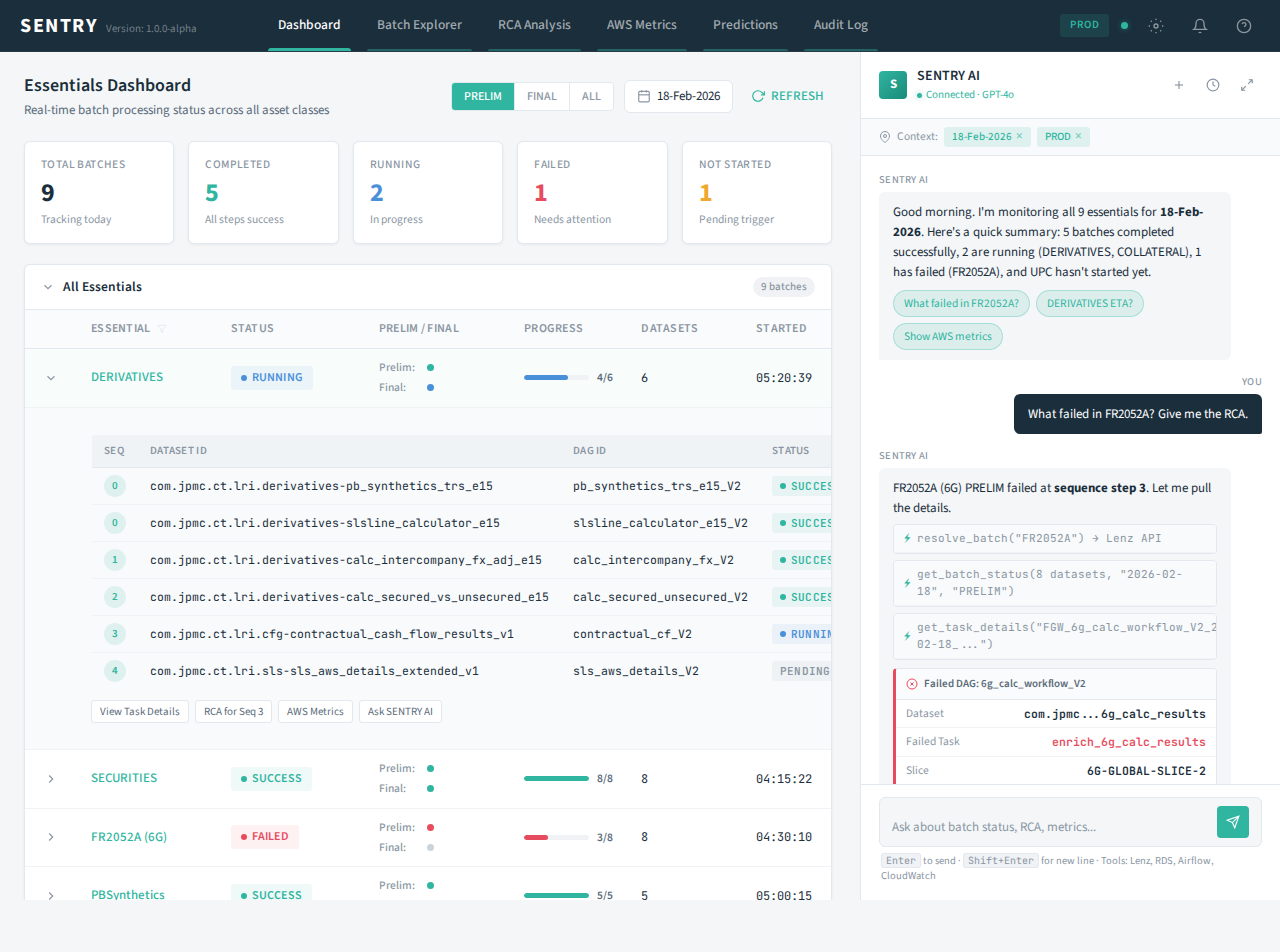
<file: docs/ui-reference.html>
<!DOCTYPE html>
<html lang="en">
<head>
<meta charset="UTF-8">
<meta name="viewport" content="width=device-width, initial-scale=1.0">
<title>SENTRY - SRE Intelligent Monitoring Platform</title>
<link href="https://fonts.googleapis.com/css2?family=Source+Sans+3:wght@300;400;500;600;700&family=JetBrains+Mono:wght@400;500&display=swap" rel="stylesheet">
<style>
  :root {
    --header-bg: #1a2e3b;
    --header-text: #ffffff;
    --accent-teal: #2fb5a0;
    --accent-teal-hover: #28a08d;
    --accent-teal-dim: rgba(47, 181, 160, 0.12);
    --accent-teal-border: rgba(47, 181, 160, 0.3);
    --body-bg: #f4f6f8;
    --card-bg: #ffffff;
    --text-primary: #1a2e3b;
    --text-secondary: #5a6b7a;
    --text-muted: #8a96a3;
    --border-color: #e2e8ee;
    --border-light: #f0f2f5;
    --success: #2fb5a0;
    --success-bg: rgba(47, 181, 160, 0.08);
    --error: #e74c5e;
    --error-bg: rgba(231, 76, 94, 0.08);
    --warning: #f0a830;
    --warning-bg: rgba(240, 168, 48, 0.08);
    --running: #4a90d9;
    --running-bg: rgba(74, 144, 217, 0.08);
    --cancelled: #8a96a3;
    --shadow-sm: 0 1px 3px rgba(26, 46, 59, 0.06);
    --shadow-md: 0 2px 8px rgba(26, 46, 59, 0.08);
    --shadow-lg: 0 4px 16px rgba(26, 46, 59, 0.1);
    --radius-sm: 4px;
    --radius-md: 6px;
    --radius-lg: 8px;
  }

  * { margin: 0; padding: 0; box-sizing: border-box; }

  body {
    font-family: 'Source Sans 3', -apple-system, BlinkMacSystemFont, sans-serif;
    background: var(--body-bg);
    color: var(--text-primary);
    font-size: 14px;
    line-height: 1.5;
    overflow: hidden;
    height: 100vh;
  }

  /* ===== HEADER ===== */
  .header {
    background: var(--header-bg);
    height: 52px;
    display: flex;
    align-items: center;
    padding: 0 20px;
    position: fixed;
    top: 0;
    left: 0;
    right: 0;
    z-index: 100;
    border-bottom: 1px solid rgba(255,255,255,0.06);
  }

  .header-brand {
    display: flex;
    align-items: baseline;
    gap: 8px;
    min-width: 200px;
  }

  .header-brand h1 {
    font-size: 20px;
    font-weight: 700;
    color: var(--header-text);
    letter-spacing: 1.5px;
  }

  .header-brand .version {
    font-size: 11px;
    color: rgba(255,255,255,0.4);
    font-weight: 400;
  }

  .header-nav {
    display: flex;
    align-items: center;
    gap: 0;
    margin-left: 40px;
    height: 100%;
  }

  .header-nav a {
    color: rgba(255,255,255,0.6);
    text-decoration: none;
    font-size: 13.5px;
    font-weight: 500;
    padding: 0 18px;
    height: 100%;
    display: flex;
    align-items: center;
    position: relative;
    transition: color 0.2s;
    white-space: nowrap;
  }

  .header-nav a:hover {
    color: rgba(255,255,255,0.85);
  }

  .header-nav a.active {
    color: var(--header-text);
  }

  .header-nav a::after {
    content: '';
    position: absolute;
    bottom: 0;
    left: 8px;
    right: 8px;
    height: 3px;
    background: var(--accent-teal);
    border-radius: 3px 3px 0 0;
    opacity: 0;
    transition: opacity 0.2s;
  }

  .header-nav a.active::after {
    opacity: 1;
  }

  .header-nav a:not(.active)::after {
    background: rgba(47, 181, 160, 0.4);
    height: 2px;
    opacity: 1;
  }

  .header-right {
    margin-left: auto;
    display: flex;
    align-items: center;
    gap: 12px;
  }

  .header-icon {
    width: 32px;
    height: 32px;
    display: flex;
    align-items: center;
    justify-content: center;
    color: rgba(255,255,255,0.5);
    cursor: pointer;
    border-radius: var(--radius-sm);
    transition: all 0.2s;
  }

  .header-icon:hover {
    color: rgba(255,255,255,0.85);
    background: rgba(255,255,255,0.08);
  }

  .env-badge {
    font-size: 11px;
    font-weight: 600;
    color: var(--accent-teal);
    background: rgba(47, 181, 160, 0.15);
    padding: 3px 10px;
    border-radius: 3px;
    letter-spacing: 0.5px;
  }

  .connection-dot {
    width: 7px;
    height: 7px;
    background: var(--accent-teal);
    border-radius: 50%;
    box-shadow: 0 0 6px rgba(47, 181, 160, 0.5);
    animation: pulse-dot 2s infinite;
  }

  @keyframes pulse-dot {
    0%, 100% { opacity: 1; }
    50% { opacity: 0.5; }
  }

  /* ===== MAIN LAYOUT ===== */
  .main-container {
    display: flex;
    height: calc(100vh - 52px);
    margin-top: 52px;
  }

  /* ===== LEFT PANEL - DASHBOARD ===== */
  .dashboard-panel {
    flex: 1;
    overflow-y: auto;
    padding: 20px 24px;
    min-width: 0;
  }

  .dashboard-panel::-webkit-scrollbar {
    width: 6px;
  }
  .dashboard-panel::-webkit-scrollbar-thumb {
    background: var(--border-color);
    border-radius: 3px;
  }

  /* Page Title Area */
  .page-header {
    display: flex;
    align-items: center;
    justify-content: space-between;
    margin-bottom: 20px;
  }

  .page-title {
    font-size: 18px;
    font-weight: 600;
    color: var(--text-primary);
  }

  .page-subtitle {
    font-size: 13px;
    color: var(--text-secondary);
    margin-top: 2px;
  }

  .page-controls {
    display: flex;
    align-items: center;
    gap: 10px;
  }

  .date-picker {
    display: flex;
    align-items: center;
    gap: 6px;
    background: var(--card-bg);
    border: 1px solid var(--border-color);
    border-radius: var(--radius-md);
    padding: 6px 12px;
    font-size: 13px;
    color: var(--text-primary);
    cursor: pointer;
    font-family: inherit;
  }

  .date-picker svg { color: var(--text-muted); }

  .filter-btn {
    display: flex;
    align-items: center;
    gap: 6px;
    background: var(--card-bg);
    border: 1px solid var(--border-color);
    border-radius: var(--radius-md);
    padding: 6px 14px;
    font-size: 13px;
    color: var(--text-secondary);
    cursor: pointer;
    font-family: inherit;
    transition: all 0.15s;
  }

  .filter-btn:hover {
    border-color: var(--accent-teal);
    color: var(--accent-teal);
  }

  .refresh-btn {
    display: flex;
    align-items: center;
    gap: 6px;
    background: none;
    border: none;
    color: var(--accent-teal);
    font-size: 13px;
    font-weight: 500;
    cursor: pointer;
    font-family: inherit;
    padding: 6px 8px;
    border-radius: var(--radius-sm);
    transition: background 0.15s;
  }

  .refresh-btn:hover {
    background: var(--accent-teal-dim);
  }

  /* ===== SUMMARY CARDS ===== */
  .summary-row {
    display: grid;
    grid-template-columns: repeat(5, 1fr);
    gap: 14px;
    margin-bottom: 20px;
  }

  .summary-card {
    background: var(--card-bg);
    border: 1px solid var(--border-color);
    border-radius: var(--radius-md);
    padding: 14px 16px;
    box-shadow: var(--shadow-sm);
  }

  .summary-card-label {
    font-size: 11.5px;
    font-weight: 500;
    color: var(--text-muted);
    text-transform: uppercase;
    letter-spacing: 0.4px;
    margin-bottom: 6px;
  }

  .summary-card-value {
    font-size: 26px;
    font-weight: 700;
    line-height: 1.1;
  }

  .summary-card-value.success { color: var(--success); }
  .summary-card-value.error { color: var(--error); }
  .summary-card-value.warning { color: var(--warning); }
  .summary-card-value.running { color: var(--running); }
  .summary-card-value.total { color: var(--text-primary); }

  .summary-card-sub {
    font-size: 11.5px;
    color: var(--text-muted);
    margin-top: 4px;
  }

  /* ===== ESSENTIALS TABLE ===== */
  .section-card {
    background: var(--card-bg);
    border: 1px solid var(--border-color);
    border-radius: var(--radius-md);
    box-shadow: var(--shadow-sm);
    margin-bottom: 16px;
    overflow: hidden;
  }

  .section-header {
    display: flex;
    align-items: center;
    justify-content: space-between;
    padding: 12px 16px;
    border-bottom: 1px solid var(--border-color);
    cursor: pointer;
    user-select: none;
  }

  .section-header:hover {
    background: rgba(0,0,0,0.01);
  }

  .section-title {
    display: flex;
    align-items: center;
    gap: 8px;
    font-size: 13.5px;
    font-weight: 600;
    color: var(--text-primary);
  }

  .section-title svg {
    color: var(--text-muted);
    transition: transform 0.2s;
  }

  .section-title.collapsed svg {
    transform: rotate(-90deg);
  }

  .section-badge {
    font-size: 11px;
    font-weight: 500;
    color: var(--text-muted);
    background: var(--border-light);
    padding: 2px 8px;
    border-radius: 10px;
  }

  /* Table Styles */
  .data-table {
    width: 100%;
    border-collapse: collapse;
    font-size: 13px;
  }

  .data-table thead th {
    text-align: left;
    padding: 10px 14px;
    font-weight: 600;
    font-size: 12px;
    color: var(--text-muted);
    text-transform: uppercase;
    letter-spacing: 0.3px;
    border-bottom: 1px solid var(--border-color);
    background: #fafbfc;
    white-space: nowrap;
    position: sticky;
    top: 0;
  }

  .data-table thead th .filter-icon {
    display: inline-flex;
    margin-left: 4px;
    color: var(--border-color);
    cursor: pointer;
    vertical-align: middle;
  }

  .data-table thead th .filter-icon:hover {
    color: var(--text-muted);
  }

  .data-table tbody tr {
    border-bottom: 1px solid var(--border-light);
    transition: background 0.1s;
    cursor: pointer;
  }

  .data-table tbody tr:hover {
    background: rgba(47, 181, 160, 0.03);
  }

  .data-table tbody tr:last-child {
    border-bottom: none;
  }

  .data-table tbody td {
    padding: 10px 14px;
    color: var(--text-primary);
    white-space: nowrap;
  }

  .expand-arrow {
    color: var(--text-muted);
    cursor: pointer;
    display: flex;
    align-items: center;
    justify-content: center;
    width: 24px;
    transition: transform 0.2s;
  }

  .expand-arrow.expanded {
    transform: rotate(90deg);
  }

  /* Batch name link style */
  .batch-link {
    color: var(--accent-teal);
    font-weight: 500;
    text-decoration: none;
  }
  .batch-link:hover {
    text-decoration: underline;
  }

  /* Status Badges */
  .status-badge {
    display: inline-flex;
    align-items: center;
    gap: 5px;
    font-size: 12px;
    font-weight: 600;
    padding: 3px 10px;
    border-radius: 3px;
    letter-spacing: 0.2px;
  }

  .status-badge.success {
    color: var(--success);
    background: var(--success-bg);
  }

  .status-badge.failed {
    color: var(--error);
    background: var(--error-bg);
  }

  .status-badge.running {
    color: var(--running);
    background: var(--running-bg);
  }

  .status-badge.warning {
    color: var(--warning);
    background: var(--warning-bg);
  }

  .status-badge.cancelled {
    color: var(--cancelled);
    background: rgba(138, 150, 163, 0.08);
  }

  .status-dot {
    width: 6px;
    height: 6px;
    border-radius: 50%;
    flex-shrink: 0;
  }

  .status-dot.success { background: var(--success); }
  .status-dot.failed { background: var(--error); }
  .status-dot.running { background: var(--running); animation: pulse-dot 1.5s infinite; }
  .status-dot.warning { background: var(--warning); }

  /* Prelim/Final mini indicators */
  .processing-indicators {
    display: flex;
    flex-direction: column;
    gap: 3px;
  }

  .proc-row {
    display: flex;
    align-items: center;
    gap: 6px;
    font-size: 11.5px;
  }

  .proc-label {
    color: var(--text-muted);
    font-weight: 500;
    width: 42px;
  }

  .proc-dot {
    width: 7px;
    height: 7px;
    border-radius: 50%;
  }

  .proc-dot.green { background: var(--success); }
  .proc-dot.red { background: var(--error); }
  .proc-dot.blue { background: var(--running); animation: pulse-dot 1.5s infinite; }
  .proc-dot.grey { background: #ccd3da; }
  .proc-dot.orange { background: var(--warning); }

  /* Progress bar */
  .progress-bar-container {
    width: 100%;
    max-width: 120px;
    display: flex;
    align-items: center;
    gap: 8px;
  }

  .progress-track {
    flex: 1;
    height: 5px;
    background: var(--border-light);
    border-radius: 3px;
    overflow: hidden;
  }

  .progress-fill {
    height: 100%;
    border-radius: 3px;
    transition: width 0.5s ease;
  }

  .progress-fill.success { background: var(--success); }
  .progress-fill.running { background: var(--running); }
  .progress-fill.warning { background: var(--warning); }

  .progress-text {
    font-size: 11.5px;
    font-weight: 600;
    color: var(--text-secondary);
    white-space: nowrap;
  }

  /* ===== EXPANDED ROW / DRILL DOWN ===== */
  .expanded-row {
    background: #f8fafb;
    border-bottom: 1px solid var(--border-color);
  }

  .expanded-content {
    padding: 16px 14px 16px 52px;
  }

  .dataset-table {
    width: 100%;
    border-collapse: collapse;
    font-size: 12.5px;
    border: 1px solid var(--border-color);
    border-radius: var(--radius-sm);
    overflow: hidden;
  }

  .dataset-table thead th {
    text-align: left;
    padding: 8px 12px;
    font-weight: 600;
    font-size: 11px;
    color: var(--text-muted);
    text-transform: uppercase;
    letter-spacing: 0.3px;
    background: #f0f3f5;
    border-bottom: 1px solid var(--border-color);
  }

  .dataset-table tbody td {
    padding: 7px 12px;
    border-bottom: 1px solid var(--border-light);
    color: var(--text-primary);
    font-family: 'JetBrains Mono', monospace;
    font-size: 11.5px;
  }

  .dataset-table tbody tr:last-child td { border-bottom: none; }

  .seq-badge {
    display: inline-flex;
    align-items: center;
    justify-content: center;
    width: 22px;
    height: 22px;
    font-size: 11px;
    font-weight: 600;
    background: var(--accent-teal-dim);
    color: var(--accent-teal);
    border-radius: 50%;
    font-family: 'Source Sans 3', sans-serif;
  }

  /* ===== RIGHT PANEL - SENTRY AI CHAT ===== */
  .chat-panel {
    width: 420px;
    min-width: 420px;
    background: var(--card-bg);
    border-left: 1px solid var(--border-color);
    display: flex;
    flex-direction: column;
    height: 100%;
  }

  .chat-header {
    padding: 14px 18px;
    border-bottom: 1px solid var(--border-color);
    display: flex;
    align-items: center;
    justify-content: space-between;
    flex-shrink: 0;
  }

  .chat-header-left {
    display: flex;
    align-items: center;
    gap: 10px;
  }

  .chat-logo {
    width: 28px;
    height: 28px;
    background: linear-gradient(135deg, var(--accent-teal), #1a8a7a);
    border-radius: var(--radius-sm);
    display: flex;
    align-items: center;
    justify-content: center;
    color: white;
    font-weight: 700;
    font-size: 13px;
  }

  .chat-title {
    font-size: 14px;
    font-weight: 600;
    color: var(--text-primary);
  }

  .chat-status {
    font-size: 11px;
    color: var(--accent-teal);
    display: flex;
    align-items: center;
    gap: 4px;
  }

  .chat-actions {
    display: flex;
    gap: 4px;
  }

  .chat-action-btn {
    width: 30px;
    height: 30px;
    display: flex;
    align-items: center;
    justify-content: center;
    border: none;
    background: none;
    color: var(--text-muted);
    cursor: pointer;
    border-radius: var(--radius-sm);
    transition: all 0.15s;
  }

  .chat-action-btn:hover {
    background: var(--border-light);
    color: var(--text-secondary);
  }

  /* Chat Context Bar */
  .chat-context {
    padding: 8px 18px;
    background: #f8fafb;
    border-bottom: 1px solid var(--border-color);
    display: flex;
    align-items: center;
    gap: 6px;
    font-size: 11.5px;
    color: var(--text-muted);
    flex-shrink: 0;
  }

  .context-tag {
    display: inline-flex;
    align-items: center;
    gap: 4px;
    background: var(--accent-teal-dim);
    color: var(--accent-teal);
    padding: 2px 8px;
    border-radius: 3px;
    font-size: 11px;
    font-weight: 500;
  }

  .context-tag .remove {
    cursor: pointer;
    opacity: 0.6;
    font-size: 13px;
    line-height: 1;
  }
  .context-tag .remove:hover { opacity: 1; }

  /* Chat Messages */
  .chat-messages {
    flex: 1;
    overflow-y: auto;
    padding: 16px 18px;
    display: flex;
    flex-direction: column;
    gap: 14px;
  }

  .chat-messages::-webkit-scrollbar {
    width: 5px;
  }
  .chat-messages::-webkit-scrollbar-thumb {
    background: var(--border-color);
    border-radius: 3px;
  }

  .msg {
    max-width: 92%;
    animation: msg-in 0.25s ease-out;
  }

  @keyframes msg-in {
    from { opacity: 0; transform: translateY(6px); }
    to { opacity: 1; transform: translateY(0); }
  }

  .msg.assistant {
    align-self: flex-start;
  }

  .msg.user {
    align-self: flex-end;
  }

  .msg-bubble {
    padding: 10px 14px;
    border-radius: var(--radius-md);
    font-size: 13px;
    line-height: 1.55;
  }

  .msg.assistant .msg-bubble {
    background: #f4f6f8;
    color: var(--text-primary);
    border-bottom-left-radius: 2px;
  }

  .msg.user .msg-bubble {
    background: var(--header-bg);
    color: var(--header-text);
    border-bottom-right-radius: 2px;
  }

  .msg-label {
    font-size: 10.5px;
    font-weight: 500;
    color: var(--text-muted);
    margin-bottom: 4px;
    text-transform: uppercase;
    letter-spacing: 0.3px;
  }

  .msg.user .msg-label {
    text-align: right;
  }

  /* Inline data cards in chat */
  .msg-data-card {
    margin-top: 8px;
    background: white;
    border: 1px solid var(--border-color);
    border-radius: var(--radius-sm);
    overflow: hidden;
    font-size: 12px;
  }

  .msg-data-header {
    padding: 6px 10px;
    background: #fafbfc;
    border-bottom: 1px solid var(--border-color);
    font-weight: 600;
    font-size: 11px;
    color: var(--text-secondary);
    display: flex;
    align-items: center;
    gap: 6px;
  }

  .msg-data-row {
    padding: 5px 10px;
    display: flex;
    justify-content: space-between;
    border-bottom: 1px solid var(--border-light);
  }

  .msg-data-row:last-child { border-bottom: none; }

  .msg-data-key {
    color: var(--text-muted);
    font-size: 11.5px;
  }

  .msg-data-val {
    font-weight: 600;
    font-size: 11.5px;
    font-family: 'JetBrains Mono', monospace;
  }

  /* Suggested queries */
  .suggested-queries {
    display: flex;
    flex-wrap: wrap;
    gap: 6px;
    margin-top: 8px;
  }

  .suggested-chip {
    font-size: 11.5px;
    color: var(--accent-teal);
    background: var(--accent-teal-dim);
    border: 1px solid var(--accent-teal-border);
    padding: 4px 10px;
    border-radius: 14px;
    cursor: pointer;
    transition: all 0.15s;
    font-family: inherit;
  }

  .suggested-chip:hover {
    background: rgba(47, 181, 160, 0.2);
  }

  /* Thinking indicator */
  .thinking-indicator {
    display: flex;
    align-items: center;
    gap: 6px;
    font-size: 12px;
    color: var(--text-muted);
    padding: 6px 0;
  }

  .thinking-dots {
    display: flex;
    gap: 3px;
  }

  .thinking-dots span {
    width: 5px;
    height: 5px;
    background: var(--accent-teal);
    border-radius: 50%;
    animation: thinking 1.2s infinite;
  }
  .thinking-dots span:nth-child(2) { animation-delay: 0.2s; }
  .thinking-dots span:nth-child(3) { animation-delay: 0.4s; }

  @keyframes thinking {
    0%, 60%, 100% { opacity: 0.2; transform: scale(0.8); }
    30% { opacity: 1; transform: scale(1); }
  }

  /* Chat Input */
  .chat-input-area {
    padding: 12px 18px 16px;
    border-top: 1px solid var(--border-color);
    flex-shrink: 0;
  }

  .chat-input-wrapper {
    display: flex;
    align-items: flex-end;
    gap: 8px;
    background: #f4f6f8;
    border: 1px solid var(--border-color);
    border-radius: var(--radius-md);
    padding: 8px 12px;
    transition: border-color 0.2s;
  }

  .chat-input-wrapper:focus-within {
    border-color: var(--accent-teal);
    box-shadow: 0 0 0 2px rgba(47, 181, 160, 0.12);
  }

  .chat-input {
    flex: 1;
    border: none;
    background: none;
    font-size: 13px;
    font-family: inherit;
    color: var(--text-primary);
    outline: none;
    resize: none;
    line-height: 1.4;
    max-height: 80px;
    min-height: 20px;
  }

  .chat-input::placeholder {
    color: var(--text-muted);
  }

  .chat-send-btn {
    width: 32px;
    height: 32px;
    display: flex;
    align-items: center;
    justify-content: center;
    background: var(--accent-teal);
    color: white;
    border: none;
    border-radius: var(--radius-sm);
    cursor: pointer;
    flex-shrink: 0;
    transition: background 0.15s;
  }

  .chat-send-btn:hover {
    background: var(--accent-teal-hover);
  }

  .chat-input-hint {
    font-size: 10.5px;
    color: var(--text-muted);
    margin-top: 6px;
    padding-left: 2px;
  }

  .chat-input-hint kbd {
    background: var(--border-light);
    border: 1px solid var(--border-color);
    border-radius: 3px;
    padding: 0 4px;
    font-size: 10px;
    font-family: 'JetBrains Mono', monospace;
  }

  /* ===== TOOL CALL DISPLAY ===== */
  .tool-call {
    margin: 6px 0;
    border: 1px solid var(--border-color);
    border-radius: var(--radius-sm);
    overflow: hidden;
    font-size: 11.5px;
  }

  .tool-call-header {
    display: flex;
    align-items: center;
    gap: 6px;
    padding: 5px 10px;
    background: #f8fafb;
    color: var(--text-muted);
    font-family: 'JetBrains Mono', monospace;
    font-size: 11px;
    border-bottom: 1px solid var(--border-light);
  }

  .tool-call-header .tool-icon {
    color: var(--accent-teal);
  }

  .tool-call-body {
    padding: 6px 10px;
    background: white;
    font-family: 'JetBrains Mono', monospace;
    font-size: 11px;
    color: var(--text-secondary);
    white-space: pre-wrap;
    max-height: 80px;
    overflow-y: auto;
  }

  /* ===== RESPONSIVE RESIZE HANDLE ===== */
  .resize-handle {
    width: 4px;
    cursor: col-resize;
    background: transparent;
    transition: background 0.2s;
    flex-shrink: 0;
  }

  .resize-handle:hover {
    background: var(--accent-teal);
  }

  /* ===== TABS within sections ===== */
  .tab-bar {
    display: flex;
    gap: 0;
    border-bottom: 1px solid var(--border-color);
    padding: 0 16px;
  }

  .tab-item {
    padding: 10px 16px;
    font-size: 12.5px;
    font-weight: 500;
    color: var(--text-muted);
    cursor: pointer;
    border-bottom: 2px solid transparent;
    transition: all 0.2s;
    white-space: nowrap;
  }

  .tab-item:hover { color: var(--text-secondary); }

  .tab-item.active {
    color: var(--accent-teal);
    border-bottom-color: var(--accent-teal);
  }

  /* ===== VIEW TOGGLES ===== */
  .view-toggle {
    display: inline-flex;
    border: 1px solid var(--border-color);
    border-radius: var(--radius-sm);
    overflow: hidden;
  }

  .view-toggle-btn {
    padding: 5px 12px;
    font-size: 12px;
    font-weight: 500;
    background: white;
    border: none;
    color: var(--text-muted);
    cursor: pointer;
    font-family: inherit;
    transition: all 0.15s;
    border-right: 1px solid var(--border-color);
  }

  .view-toggle-btn:last-child { border-right: none; }

  .view-toggle-btn.active {
    background: var(--accent-teal);
    color: white;
  }

  /* ===== TIMESTAMP STYLES ===== */
  .timestamp {
    font-family: 'JetBrains Mono', monospace;
    font-size: 12px;
    color: var(--text-secondary);
  }

  .mono {
    font-family: 'JetBrains Mono', monospace;
    font-size: 12px;
  }

  /* Quick action pills */
  .quick-actions {
    display: flex;
    gap: 6px;
    flex-wrap: wrap;
  }

  .quick-action {
    font-size: 11px;
    color: var(--text-secondary);
    background: white;
    border: 1px solid var(--border-color);
    border-radius: 3px;
    padding: 3px 8px;
    cursor: pointer;
    font-family: inherit;
    transition: all 0.15s;
  }

  .quick-action:hover {
    border-color: var(--accent-teal);
    color: var(--accent-teal);
  }

  /* Severity indicator for RCA */
  .severity-high { border-left: 3px solid var(--error); }
  .severity-med { border-left: 3px solid var(--warning); }
  .severity-low { border-left: 3px solid var(--running); }

  /* Metric spark line placeholder */
  .sparkline {
    display: flex;
    align-items: flex-end;
    gap: 1px;
    height: 20px;
  }

  .sparkline-bar {
    width: 3px;
    background: var(--accent-teal);
    border-radius: 1px 1px 0 0;
    opacity: 0.6;
    transition: opacity 0.15s;
  }

  .sparkline-bar:hover { opacity: 1; }
</style>
</head>
<body>

<!-- ===== HEADER ===== -->
<header class="header">
  <div class="header-brand">
    <h1>SENTRY</h1>
    <span class="version">Version: 1.0.0-alpha</span>
  </div>

  <nav class="header-nav">
    <a href="#" class="active">Dashboard</a>
    <a href="#">Batch Explorer</a>
    <a href="#">RCA Analysis</a>
    <a href="#">AWS Metrics</a>
    <a href="#">Predictions</a>
    <a href="#">Audit Log</a>
  </nav>

  <div class="header-right">
    <span class="env-badge">PROD</span>
    <div class="connection-dot" title="Connected to RDS & Airflow"></div>
    <div class="header-icon" title="Settings">
      <svg width="16" height="16" viewBox="0 0 24 24" fill="none" stroke="currentColor" stroke-width="2"><circle cx="12" cy="12" r="3"/><path d="M12 1v2M12 21v2M4.22 4.22l1.42 1.42M18.36 18.36l1.42 1.42M1 12h2M21 12h2M4.22 19.78l1.42-1.42M18.36 5.64l1.42-1.42"/></svg>
    </div>
    <div class="header-icon" title="Notifications">
      <svg width="16" height="16" viewBox="0 0 24 24" fill="none" stroke="currentColor" stroke-width="2"><path d="M18 8A6 6 0 006 8c0 7-3 9-3 9h18s-3-2-3-9M13.73 21a2 2 0 01-3.46 0"/></svg>
    </div>
    <div class="header-icon" title="Help">
      <svg width="16" height="16" viewBox="0 0 24 24" fill="none" stroke="currentColor" stroke-width="2"><circle cx="12" cy="12" r="10"/><path d="M9.09 9a3 3 0 015.83 1c0 2-3 3-3 3M12 17h.01"/></svg>
    </div>
  </div>
</header>

<!-- ===== MAIN LAYOUT ===== -->
<div class="main-container">

  <!-- ===== DASHBOARD PANEL ===== -->
  <div class="dashboard-panel">

    <!-- Page Header -->
    <div class="page-header">
      <div>
        <div class="page-title">Essentials Dashboard</div>
        <div class="page-subtitle">Real-time batch processing status across all asset classes</div>
      </div>
      <div class="page-controls">
        <div class="view-toggle">
          <button class="view-toggle-btn active">PRELIM</button>
          <button class="view-toggle-btn">FINAL</button>
          <button class="view-toggle-btn">ALL</button>
        </div>
        <div class="date-picker">
          <svg width="14" height="14" viewBox="0 0 24 24" fill="none" stroke="currentColor" stroke-width="2"><rect x="3" y="4" width="18" height="18" rx="2" ry="2"/><line x1="16" y1="2" x2="16" y2="6"/><line x1="8" y1="2" x2="8" y2="6"/><line x1="3" y1="10" x2="21" y2="10"/></svg>
          18-Feb-2026
        </div>
        <button class="refresh-btn">
          <svg width="14" height="14" viewBox="0 0 24 24" fill="none" stroke="currentColor" stroke-width="2"><polyline points="23 4 23 10 17 10"/><path d="M20.49 15a9 9 0 11-2.12-9.36L23 10"/></svg>
          REFRESH
        </button>
      </div>
    </div>

    <!-- Summary Cards -->
    <div class="summary-row">
      <div class="summary-card">
        <div class="summary-card-label">Total Batches</div>
        <div class="summary-card-value total">9</div>
        <div class="summary-card-sub">Tracking today</div>
      </div>
      <div class="summary-card">
        <div class="summary-card-label">Completed</div>
        <div class="summary-card-value success">5</div>
        <div class="summary-card-sub">All steps success</div>
      </div>
      <div class="summary-card">
        <div class="summary-card-label">Running</div>
        <div class="summary-card-value running">2</div>
        <div class="summary-card-sub">In progress</div>
      </div>
      <div class="summary-card">
        <div class="summary-card-label">Failed</div>
        <div class="summary-card-value error">1</div>
        <div class="summary-card-sub">Needs attention</div>
      </div>
      <div class="summary-card">
        <div class="summary-card-label">Not Started</div>
        <div class="summary-card-value warning">1</div>
        <div class="summary-card-sub">Pending trigger</div>
      </div>
    </div>

    <!-- Essentials Table -->
    <div class="section-card">
      <div class="section-header">
        <div class="section-title">
          <svg width="14" height="14" viewBox="0 0 24 24" fill="none" stroke="currentColor" stroke-width="2"><polyline points="6 9 12 15 18 9"/></svg>
          All Essentials
        </div>
        <span class="section-badge">9 batches</span>
      </div>

      <table class="data-table">
        <thead>
          <tr>
            <th style="width:32px"></th>
            <th>Essential <span class="filter-icon"><svg width="10" height="10" viewBox="0 0 24 24" fill="none" stroke="currentColor" stroke-width="2"><polygon points="22 3 2 3 10 12.46 10 19 14 21 14 12.46 22 3"/></svg></span></th>
            <th>Status</th>
            <th>Prelim / Final</th>
            <th>Progress</th>
            <th>Datasets</th>
            <th>Started</th>
            <th>Last Updated</th>
            <th>ETA</th>
          </tr>
        </thead>
        <tbody>
          <!-- DERIVATIVES - Expanded -->
          <tr style="background: rgba(47,181,160,0.03);">
            <td><span class="expand-arrow expanded">
              <svg width="14" height="14" viewBox="0 0 24 24" fill="none" stroke="currentColor" stroke-width="2"><polyline points="9 18 15 12 9 6"/></svg>
            </span></td>
            <td><a class="batch-link" href="#">DERIVATIVES</a></td>
            <td><span class="status-badge running"><span class="status-dot running"></span>RUNNING</span></td>
            <td>
              <div class="processing-indicators">
                <div class="proc-row"><span class="proc-label">Prelim:</span> <span class="proc-dot green"></span></div>
                <div class="proc-row"><span class="proc-label">Final:</span> <span class="proc-dot blue"></span></div>
              </div>
            </td>
            <td>
              <div class="progress-bar-container">
                <div class="progress-track"><div class="progress-fill running" style="width:68%"></div></div>
                <span class="progress-text">4/6</span>
              </div>
            </td>
            <td class="mono">6</td>
            <td class="timestamp">05:20:39</td>
            <td class="timestamp">12:08:09</td>
            <td class="timestamp">~14:30</td>
          </tr>
          <!-- Expanded detail for DERIVATIVES -->
          <tr class="expanded-row">
            <td colspan="9">
              <div class="expanded-content">
                <table class="dataset-table">
                  <thead>
                    <tr>
                      <th>Seq</th>
                      <th>Dataset ID</th>
                      <th>DAG ID</th>
                      <th>Status</th>
                      <th>Slices</th>
                      <th>Started</th>
                      <th>Duration</th>
                    </tr>
                  </thead>
                  <tbody>
                    <tr>
                      <td><span class="seq-badge">0</span></td>
                      <td>com.jpmc.ct.lri.derivatives-pb_synthetics_trs_e15</td>
                      <td>pb_synthetics_trs_e15_V2</td>
                      <td><span class="status-badge success" style="font-size:11px;padding:2px 8px;"><span class="status-dot success"></span>SUCCESS</span></td>
                      <td>8/8</td>
                      <td>05:20</td>
                      <td>1h 42m</td>
                    </tr>
                    <tr>
                      <td><span class="seq-badge">0</span></td>
                      <td>com.jpmc.ct.lri.derivatives-slsline_calculator_e15</td>
                      <td>slsline_calculator_e15_V2</td>
                      <td><span class="status-badge success" style="font-size:11px;padding:2px 8px;"><span class="status-dot success"></span>SUCCESS</span></td>
                      <td>10/10</td>
                      <td>05:23</td>
                      <td>2h 11m</td>
                    </tr>
                    <tr>
                      <td><span class="seq-badge">1</span></td>
                      <td>com.jpmc.ct.lri.derivatives-calc_intercompany_fx_adj_e15</td>
                      <td>calc_intercompany_fx_V2</td>
                      <td><span class="status-badge success" style="font-size:11px;padding:2px 8px;"><span class="status-dot success"></span>SUCCESS</span></td>
                      <td>4/4</td>
                      <td>07:35</td>
                      <td>45m</td>
                    </tr>
                    <tr>
                      <td><span class="seq-badge">2</span></td>
                      <td>com.jpmc.ct.lri.derivatives-calc_secured_vs_unsecured_e15</td>
                      <td>calc_secured_unsecured_V2</td>
                      <td><span class="status-badge success" style="font-size:11px;padding:2px 8px;"><span class="status-dot success"></span>SUCCESS</span></td>
                      <td>3/3</td>
                      <td>08:22</td>
                      <td>38m</td>
                    </tr>
                    <tr>
                      <td><span class="seq-badge">3</span></td>
                      <td>com.jpmc.ct.lri.cfg-contractual_cash_flow_results_v1</td>
                      <td>contractual_cf_V2</td>
                      <td><span class="status-badge running" style="font-size:11px;padding:2px 8px;"><span class="status-dot running"></span>RUNNING</span></td>
                      <td>3/6</td>
                      <td>09:04</td>
                      <td>3h 05m...</td>
                    </tr>
                    <tr>
                      <td><span class="seq-badge">4</span></td>
                      <td>com.jpmc.ct.lri.sls-sls_aws_details_extended_v1</td>
                      <td>sls_aws_details_V2</td>
                      <td><span class="status-badge cancelled" style="font-size:11px;padding:2px 8px;">PENDING</span></td>
                      <td>—</td>
                      <td>—</td>
                      <td>—</td>
                    </tr>
                  </tbody>
                </table>
                <div class="quick-actions" style="margin-top:10px;">
                  <button class="quick-action">View Task Details</button>
                  <button class="quick-action">RCA for Seq 3</button>
                  <button class="quick-action">AWS Metrics</button>
                  <button class="quick-action">Ask SENTRY AI</button>
                </div>
              </div>
            </td>
          </tr>
          <!-- SECURITIES -->
          <tr>
            <td><span class="expand-arrow"><svg width="14" height="14" viewBox="0 0 24 24" fill="none" stroke="currentColor" stroke-width="2"><polyline points="9 18 15 12 9 6"/></svg></span></td>
            <td><a class="batch-link" href="#">SECURITIES</a></td>
            <td><span class="status-badge success"><span class="status-dot success"></span>SUCCESS</span></td>
            <td>
              <div class="processing-indicators">
                <div class="proc-row"><span class="proc-label">Prelim:</span> <span class="proc-dot green"></span></div>
                <div class="proc-row"><span class="proc-label">Final:</span> <span class="proc-dot green"></span></div>
              </div>
            </td>
            <td>
              <div class="progress-bar-container">
                <div class="progress-track"><div class="progress-fill success" style="width:100%"></div></div>
                <span class="progress-text">8/8</span>
              </div>
            </td>
            <td class="mono">8</td>
            <td class="timestamp">04:15:22</td>
            <td class="timestamp">11:42:18</td>
            <td class="timestamp">Done</td>
          </tr>
          <!-- FR2052A -->
          <tr>
            <td><span class="expand-arrow"><svg width="14" height="14" viewBox="0 0 24 24" fill="none" stroke="currentColor" stroke-width="2"><polyline points="9 18 15 12 9 6"/></svg></span></td>
            <td><a class="batch-link" href="#">FR2052A (6G)</a></td>
            <td><span class="status-badge failed"><span class="status-dot failed"></span>FAILED</span></td>
            <td>
              <div class="processing-indicators">
                <div class="proc-row"><span class="proc-label">Prelim:</span> <span class="proc-dot red"></span></div>
                <div class="proc-row"><span class="proc-label">Final:</span> <span class="proc-dot grey"></span></div>
              </div>
            </td>
            <td>
              <div class="progress-bar-container">
                <div class="progress-track"><div class="progress-fill" style="width:37%;background:var(--error)"></div></div>
                <span class="progress-text">3/8</span>
              </div>
            </td>
            <td class="mono">8</td>
            <td class="timestamp">04:30:10</td>
            <td class="timestamp">08:15:44</td>
            <td class="timestamp" style="color:var(--error)">Blocked</td>
          </tr>
          <!-- PBSynthetics -->
          <tr>
            <td><span class="expand-arrow"><svg width="14" height="14" viewBox="0 0 24 24" fill="none" stroke="currentColor" stroke-width="2"><polyline points="9 18 15 12 9 6"/></svg></span></td>
            <td><a class="batch-link" href="#">PBSynthetics</a></td>
            <td><span class="status-badge success"><span class="status-dot success"></span>SUCCESS</span></td>
            <td>
              <div class="processing-indicators">
                <div class="proc-row"><span class="proc-label">Prelim:</span> <span class="proc-dot green"></span></div>
                <div class="proc-row"><span class="proc-label">Final:</span> <span class="proc-dot green"></span></div>
              </div>
            </td>
            <td>
              <div class="progress-bar-container">
                <div class="progress-track"><div class="progress-fill success" style="width:100%"></div></div>
                <span class="progress-text">5/5</span>
              </div>
            </td>
            <td class="mono">5</td>
            <td class="timestamp">05:00:15</td>
            <td class="timestamp">10:28:33</td>
            <td class="timestamp">Done</td>
          </tr>
          <!-- SNU -->
          <tr>
            <td><span class="expand-arrow"><svg width="14" height="14" viewBox="0 0 24 24" fill="none" stroke="currentColor" stroke-width="2"><polyline points="9 18 15 12 9 6"/></svg></span></td>
            <td><a class="batch-link" href="#">SNU</a></td>
            <td><span class="status-badge success"><span class="status-dot success"></span>SUCCESS</span></td>
            <td>
              <div class="processing-indicators">
                <div class="proc-row"><span class="proc-label">Prelim:</span> <span class="proc-dot green"></span></div>
                <div class="proc-row"><span class="proc-label">Final:</span> <span class="proc-dot green"></span></div>
              </div>
            </td>
            <td>
              <div class="progress-bar-container">
                <div class="progress-track"><div class="progress-fill success" style="width:100%"></div></div>
                <span class="progress-text">22/22</span>
              </div>
            </td>
            <td class="mono">22</td>
            <td class="timestamp">05:20:39</td>
            <td class="timestamp">12:09:38</td>
            <td class="timestamp">Done</td>
          </tr>
          <!-- COLLATERAL -->
          <tr>
            <td><span class="expand-arrow"><svg width="14" height="14" viewBox="0 0 24 24" fill="none" stroke="currentColor" stroke-width="2"><polyline points="9 18 15 12 9 6"/></svg></span></td>
            <td><a class="batch-link" href="#">COLLATERAL</a></td>
            <td><span class="status-badge running"><span class="status-dot running"></span>RUNNING</span></td>
            <td>
              <div class="processing-indicators">
                <div class="proc-row"><span class="proc-label">Prelim:</span> <span class="proc-dot green"></span></div>
                <div class="proc-row"><span class="proc-label">Final:</span> <span class="proc-dot blue"></span></div>
              </div>
            </td>
            <td>
              <div class="progress-bar-container">
                <div class="progress-track"><div class="progress-fill running" style="width:82%"></div></div>
                <span class="progress-text">9/11</span>
              </div>
            </td>
            <td class="mono">11</td>
            <td class="timestamp">04:45:11</td>
            <td class="timestamp">12:05:22</td>
            <td class="timestamp">~13:15</td>
          </tr>
          <!-- SMAA -->
          <tr>
            <td><span class="expand-arrow"><svg width="14" height="14" viewBox="0 0 24 24" fill="none" stroke="currentColor" stroke-width="2"><polyline points="9 18 15 12 9 6"/></svg></span></td>
            <td><a class="batch-link" href="#">SMAA</a></td>
            <td><span class="status-badge success"><span class="status-dot success"></span>SUCCESS</span></td>
            <td>
              <div class="processing-indicators">
                <div class="proc-row"><span class="proc-label">Prelim:</span> <span class="proc-dot green"></span></div>
                <div class="proc-row"><span class="proc-label">Final:</span> <span class="proc-dot green"></span></div>
              </div>
            </td>
            <td>
              <div class="progress-bar-container">
                <div class="progress-track"><div class="progress-fill success" style="width:100%"></div></div>
                <span class="progress-text">4/4</span>
              </div>
            </td>
            <td class="mono">4</td>
            <td class="timestamp">04:50:08</td>
            <td class="timestamp">09:33:17</td>
            <td class="timestamp">Done</td>
          </tr>
          <!-- SECFIN -->
          <tr>
            <td><span class="expand-arrow"><svg width="14" height="14" viewBox="0 0 24 24" fill="none" stroke="currentColor" stroke-width="2"><polyline points="9 18 15 12 9 6"/></svg></span></td>
            <td><a class="batch-link" href="#">SECFIN</a></td>
            <td><span class="status-badge success"><span class="status-dot success"></span>SUCCESS</span></td>
            <td>
              <div class="processing-indicators">
                <div class="proc-row"><span class="proc-label">Prelim:</span> <span class="proc-dot green"></span></div>
                <div class="proc-row"><span class="proc-label">Final:</span> <span class="proc-dot green"></span></div>
              </div>
            </td>
            <td>
              <div class="progress-bar-container">
                <div class="progress-track"><div class="progress-fill success" style="width:100%"></div></div>
                <span class="progress-text">7/7</span>
              </div>
            </td>
            <td class="mono">7</td>
            <td class="timestamp">05:10:45</td>
            <td class="timestamp">11:15:09</td>
            <td class="timestamp">Done</td>
          </tr>
          <!-- UPC -->
          <tr>
            <td><span class="expand-arrow"><svg width="14" height="14" viewBox="0 0 24 24" fill="none" stroke="currentColor" stroke-width="2"><polyline points="9 18 15 12 9 6"/></svg></span></td>
            <td><a class="batch-link" href="#">UPC</a></td>
            <td><span class="status-badge warning"><span class="status-dot warning"></span>WAITING</span></td>
            <td>
              <div class="processing-indicators">
                <div class="proc-row"><span class="proc-label">Prelim:</span> <span class="proc-dot grey"></span></div>
                <div class="proc-row"><span class="proc-label">Final:</span> <span class="proc-dot grey"></span></div>
              </div>
            </td>
            <td>
              <div class="progress-bar-container">
                <div class="progress-track"><div class="progress-fill warning" style="width:0%"></div></div>
                <span class="progress-text">0/6</span>
              </div>
            </td>
            <td class="mono">6</td>
            <td class="timestamp">—</td>
            <td class="timestamp">—</td>
            <td class="timestamp">~16:00</td>
          </tr>
        </tbody>
      </table>
    </div>

  </div>

  <!-- ===== RESIZE HANDLE ===== -->
  <div class="resize-handle"></div>

  <!-- ===== SENTRY AI CHAT PANEL ===== -->
  <div class="chat-panel">

    <div class="chat-header">
      <div class="chat-header-left">
        <div class="chat-logo">S</div>
        <div>
          <div class="chat-title">SENTRY AI</div>
          <div class="chat-status">
            <span class="connection-dot" style="width:5px;height:5px;"></span>
            Connected · GPT-4o
          </div>
        </div>
      </div>
      <div class="chat-actions">
        <button class="chat-action-btn" title="New conversation">
          <svg width="14" height="14" viewBox="0 0 24 24" fill="none" stroke="currentColor" stroke-width="2"><line x1="12" y1="5" x2="12" y2="19"/><line x1="5" y1="12" x2="19" y2="12"/></svg>
        </button>
        <button class="chat-action-btn" title="History">
          <svg width="14" height="14" viewBox="0 0 24 24" fill="none" stroke="currentColor" stroke-width="2"><circle cx="12" cy="12" r="10"/><polyline points="12 6 12 12 16 14"/></svg>
        </button>
        <button class="chat-action-btn" title="Expand">
          <svg width="14" height="14" viewBox="0 0 24 24" fill="none" stroke="currentColor" stroke-width="2"><polyline points="15 3 21 3 21 9"/><polyline points="9 21 3 21 3 15"/><line x1="21" y1="3" x2="14" y2="10"/><line x1="3" y1="21" x2="10" y2="14"/></svg>
        </button>
      </div>
    </div>

    <!-- Context Bar -->
    <div class="chat-context">
      <svg width="12" height="12" viewBox="0 0 24 24" fill="none" stroke="currentColor" stroke-width="2"><path d="M21 10c0 7-9 13-9 13s-9-6-9-13a9 9 0 0118 0z"/><circle cx="12" cy="10" r="3"/></svg>
      Context:
      <span class="context-tag">18-Feb-2026 <span class="remove">×</span></span>
      <span class="context-tag">PROD <span class="remove">×</span></span>
    </div>

    <!-- Messages -->
    <div class="chat-messages">

      <!-- Welcome -->
      <div class="msg assistant">
        <div class="msg-label">SENTRY AI</div>
        <div class="msg-bubble">
          Good morning. I'm monitoring all 9 essentials for <strong>18-Feb-2026</strong>. Here's a quick summary: 5 batches completed successfully, 2 are running (DERIVATIVES, COLLATERAL), 1 has failed (FR2052A), and UPC hasn't started yet.
          <div class="suggested-queries">
            <button class="suggested-chip">What failed in FR2052A?</button>
            <button class="suggested-chip">DERIVATIVES ETA?</button>
            <button class="suggested-chip">Show AWS metrics</button>
          </div>
        </div>
      </div>

      <!-- User query -->
      <div class="msg user">
        <div class="msg-label">You</div>
        <div class="msg-bubble">What failed in FR2052A? Give me the RCA.</div>
      </div>

      <!-- Assistant RCA response -->
      <div class="msg assistant">
        <div class="msg-label">SENTRY AI</div>
        <div class="msg-bubble">
          FR2052A (6G) PRELIM failed at <strong>sequence step 3</strong>. Let me pull the details.

          <!-- Tool call display -->
          <div class="tool-call">
            <div class="tool-call-header">
              <span class="tool-icon">⚡</span> resolve_batch("FR2052A") → Lenz API
            </div>
          </div>
          <div class="tool-call">
            <div class="tool-call-header">
              <span class="tool-icon">⚡</span> get_batch_status(8 datasets, "2026-02-18", "PRELIM")
            </div>
          </div>
          <div class="tool-call">
            <div class="tool-call-header">
              <span class="tool-icon">⚡</span> get_task_details("FGW_6g_calc_workflow_V2_2026-02-18_...")
            </div>
          </div>

          <!-- Inline data card -->
          <div class="msg-data-card severity-high">
            <div class="msg-data-header">
              <svg width="12" height="12" viewBox="0 0 24 24" fill="none" stroke="var(--error)" stroke-width="2"><circle cx="12" cy="12" r="10"/><line x1="15" y1="9" x2="9" y2="15"/><line x1="9" y1="9" x2="15" y2="15"/></svg>
              Failed DAG: 6g_calc_workflow_V2
            </div>
            <div class="msg-data-row">
              <span class="msg-data-key">Dataset</span>
              <span class="msg-data-val" style="color:var(--text-primary)">com.jpmc...6g_calc_results</span>
            </div>
            <div class="msg-data-row">
              <span class="msg-data-key">Failed Task</span>
              <span class="msg-data-val" style="color:var(--error)">enrich_6g_calc_results</span>
            </div>
            <div class="msg-data-row">
              <span class="msg-data-key">Slice</span>
              <span class="msg-data-val">6G-GLOBAL-SLICE-2</span>
            </div>
            <div class="msg-data-row">
              <span class="msg-data-key">Failed At</span>
              <span class="msg-data-val">08:15:44 UTC</span>
            </div>
            <div class="msg-data-row">
              <span class="msg-data-key">Attempts</span>
              <span class="msg-data-val">2 / 2</span>
            </div>
          </div>

          The <code style="background:#f0f2f5;padding:1px 5px;border-radius:3px;font-size:12px;">enrich_6g_calc_results</code> task failed after 2 retries on the GLOBAL-SLICE-2 slice. Checking AWS metrics for the failure window (08:00–08:20)...

          <div class="tool-call">
            <div class="tool-call-header">
              <span class="tool-icon">⚡</span> get_cloudwatch_metrics("RDS", "ReadLatency", "08:00-08:20")
            </div>
          </div>

          <div class="msg-data-card severity-med">
            <div class="msg-data-header">
              <svg width="12" height="12" viewBox="0 0 24 24" fill="none" stroke="var(--warning)" stroke-width="2"><path d="M10.29 3.86L1.82 18a2 2 0 001.71 3h16.94a2 2 0 001.71-3L13.71 3.86a2 2 0 00-3.42 0z"/><line x1="12" y1="9" x2="12" y2="13"/><line x1="12" y1="17" x2="12.01" y2="17"/></svg>
              AWS Metric Anomaly Detected
            </div>
            <div class="msg-data-row">
              <span class="msg-data-key">RDS ReadLatency</span>
              <span class="msg-data-val" style="color:var(--error)">↑ 340ms (avg: 12ms)</span>
            </div>
            <div class="msg-data-row">
              <span class="msg-data-key">RDS CPU</span>
              <span class="msg-data-val" style="color:var(--warning)">↑ 89% (avg: 35%)</span>
            </div>
            <div class="msg-data-row">
              <span class="msg-data-key">SQS Age of Oldest</span>
              <span class="msg-data-val" style="color:var(--success)">Normal (4s)</span>
            </div>
          </div>

          <strong>Likely root cause:</strong> RDS read latency spiked to 340ms (28x normal) during the failure window, coinciding with 89% CPU utilization. This correlates with the enrichment task timeout. SQS metrics look normal, so the issue appears to be database-side, not queue-side. Steps 0–2 completed before the spike began.

          <div class="suggested-queries" style="margin-top:8px;">
            <button class="suggested-chip">RDS metrics last 4 hours</button>
            <button class="suggested-chip">Has this failed before?</button>
            <button class="suggested-chip">Which batches depend on 6G?</button>
          </div>
        </div>
      </div>

      <!-- Thinking indicator -->
      <div class="thinking-indicator" style="display:none;">
        <div class="thinking-dots">
          <span></span><span></span><span></span>
        </div>
        Analyzing batch dependencies...
      </div>

    </div>

    <!-- Input -->
    <div class="chat-input-area">
      <div class="chat-input-wrapper">
        <textarea class="chat-input" rows="1" placeholder="Ask about batch status, RCA, metrics..."></textarea>
        <button class="chat-send-btn">
          <svg width="14" height="14" viewBox="0 0 24 24" fill="none" stroke="currentColor" stroke-width="2"><line x1="22" y1="2" x2="11" y2="13"/><polygon points="22 2 15 22 11 13 2 9 22 2"/></svg>
        </button>
      </div>
      <div class="chat-input-hint">
        <kbd>Enter</kbd> to send · <kbd>Shift+Enter</kbd> for new line · Tools: Lenz, RDS, Airflow, CloudWatch
      </div>
    </div>

  </div>

</div>

</body>
</html>
</file>
